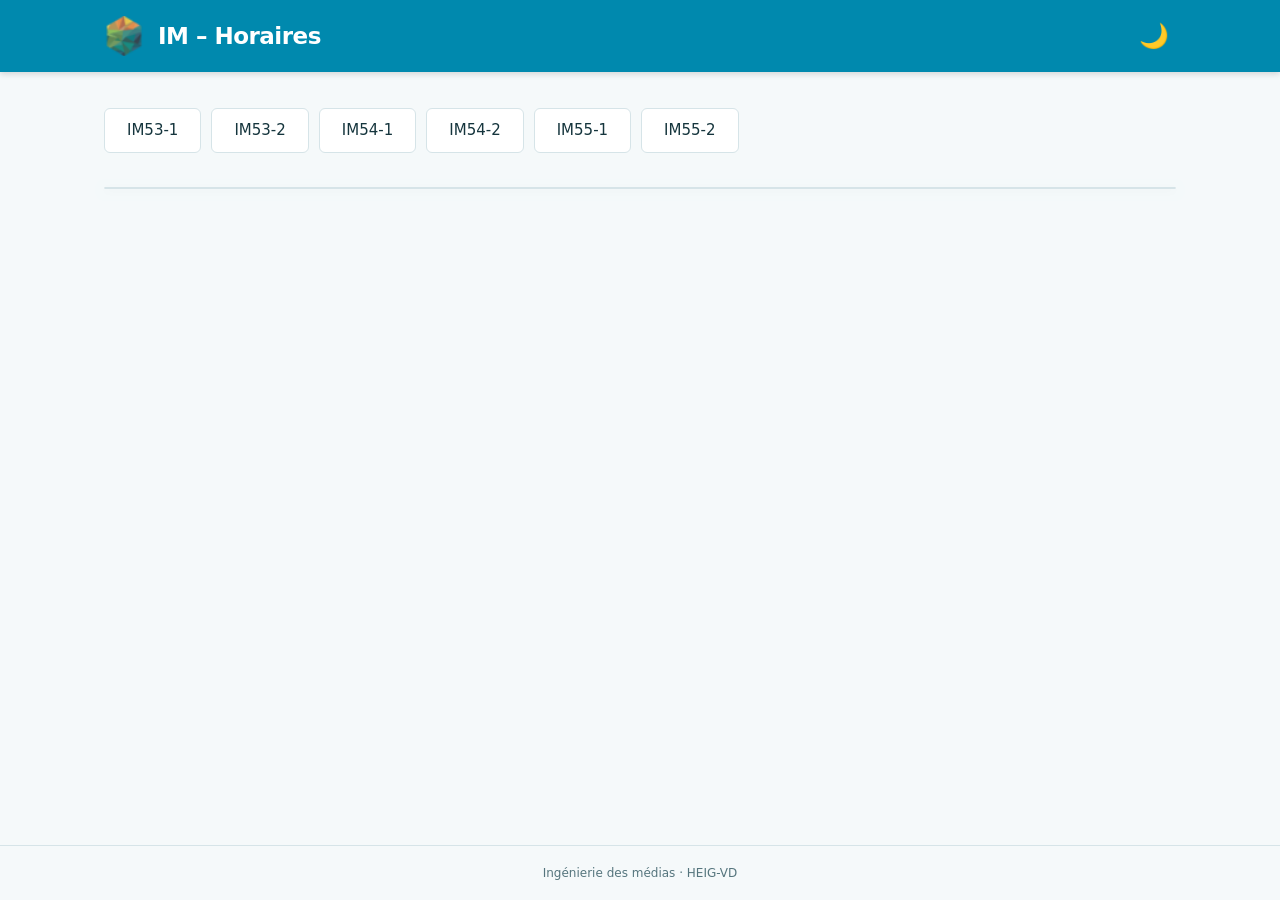
<file: schedule/index.html>
<!doctype html>
<html lang="fr">
  <head>
    <meta charset="UTF-8">
    <meta name="viewport" content="width=device-width, initial-scale=1.0">
    <meta name="color-scheme" content="light dark">
    <title>IM - Horaires</title>
    <link rel="icon" href="./assets/favicon.ico" sizes="any">
    <link rel="stylesheet" href="./schedule.css">
    <script src="./src/main.js" type="module"></script>
  </head>
  <body>
    <header class="site-header">
      <div class="header-content">
        <div class="brand">
          <img src="./assets/logo.png" alt="" width="40" height="40">
          <h1>IM <span aria-hidden="true">–</span> Horaires</h1>
        </div>
        <button id="theme-toggle" class="theme-toggle" type="button" aria-label="Changer de thème">
          <span class="theme-icon icon-moon" aria-hidden="true">🌙</span>
          <span class="theme-icon icon-sun" aria-hidden="true">☀️</span>
        </button>
      </div>
    </header>

    <main id="container">
      <section class="class-picker" aria-label="Choisir une classe">
        <div class="action" role="group" aria-label="Choisir une classe">
          <button type="button" data-class-id="M53-1" class="btn-schedule">IM53-1</button>
          <button type="button" data-class-id="M53-2" class="btn-schedule">IM53-2</button>
          <button type="button" data-class-id="M54-1" class="btn-schedule">IM54-1</button>
          <button type="button" data-class-id="M54-2" class="btn-schedule">IM54-2</button>
          <button type="button" data-class-id="M55-1" class="btn-schedule">IM55-1</button>
          <button type="button" data-class-id="M55-2" class="btn-schedule">IM55-2</button>
        </div>
      </section>

      <section class="schedule-section" aria-label="Horaire">
        <p id="schedule-status" role="status"></p>
        <div class="table-scroll" role="region" aria-label="Horaire des cours" tabindex="0">
          <table>
            <tbody id="schedule"></tbody>
          </table>
        </div>
      </section>

      <template id="course-template">
        <tr class="template-course">
          <td class="date"></td>
          <td class="hours"><span class="start"></span><span class="end"></span></td>
          <td class="course"></td>
          <td class="room"></td>
        </tr>
      </template>
    </main>
    <footer class="site-footer">Ingénierie des médias · HEIG-VD</footer>
  </body>
</html>
</file>
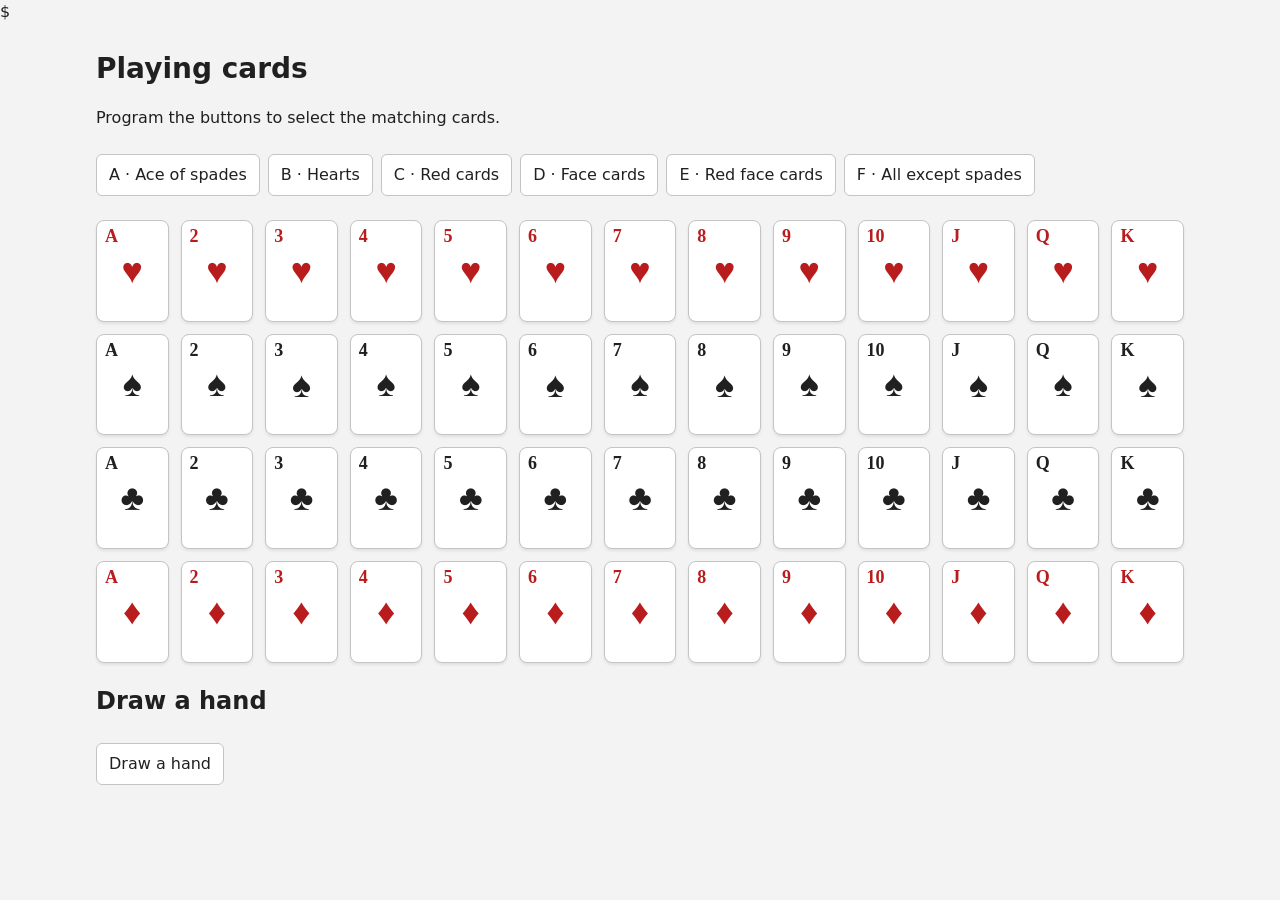
<file: tpDom/index.html>
<!doctype html>
<html lang="en">
<head>
    <meta charset="utf-8">
    <meta name="viewport" content="width=device-width, initial-scale=1">
    <title>Playing cards — DOM</title>$
    <script type="module" src="cards.js"></script>
    <link rel="stylesheet" href="cards.css">
</head>
<body>
    <main>
        <h1>Playing cards</h1>
        <p>Program the buttons to select the matching cards.</p>

        <div class="controls" role="group">
            <button id="select-ace-spade">A · Ace of spades</button>
            <button id="select-hearts">B · Hearts</button>
            <button id="select-red">C · Red cards</button>
            <button id="select-face-cards">D · Face cards</button>
            <button id="select-red-face-cards">E · Red face cards</button>
            <button id="select-not-spades">F · All except spades</button>
        </div>

        <div class="deck">
            <playing-card id="HEART-ACE" class="rank-ace heart">
                <span class="rank">A</span>
                <span class="suit">♥</span>
            </playing-card>
            <playing-card id="HEART-2" class="rank-2 heart">
                <span class="rank">2</span>
                <span class="suit">♥</span>
            </playing-card>
            <playing-card id="HEART-3" class="rank-3 heart">
                <span class="rank">3</span>
                <span class="suit">♥</span>
            </playing-card>
            <playing-card id="HEART-4" class="rank-4 heart">
                <span class="rank">4</span>
                <span class="suit">♥</span>
            </playing-card>
            <playing-card id="HEART-5" class="rank-5 heart">
                <span class="rank">5</span>
                <span class="suit">♥</span>
            </playing-card>
            <playing-card id="HEART-6" class="rank-6 heart">
                <span class="rank">6</span>
                <span class="suit">♥</span>
            </playing-card>
            <playing-card id="HEART-7" class="rank-7 heart">
                <span class="rank">7</span>
                <span class="suit">♥</span>
            </playing-card>
            <playing-card id="HEART-8" class="rank-8 heart">
                <span class="rank">8</span>
                <span class="suit">♥</span>
            </playing-card>
            <playing-card id="HEART-9" class="rank-9 heart">
                <span class="rank">9</span>
                <span class="suit">♥</span>
            </playing-card>
            <playing-card id="HEART-10" class="rank-10 heart">
                <span class="rank">10</span>
                <span class="suit">♥</span>
            </playing-card>
            <playing-card id="HEART-JACK" class="rank-jack heart" data-face-card>
                <span class="rank">J</span>
                <span class="suit">♥</span>
            </playing-card>
            <playing-card id="HEART-QUEEN" class="rank-queen heart" data-face-card>
                <span class="rank">Q</span>
                <span class="suit">♥</span>
            </playing-card>
            <playing-card id="HEART-KING" class="rank-king heart" data-face-card>
                <span class="rank">K</span>
                <span class="suit">♥</span>
            </playing-card>
            <playing-card id="SPADE-ACE" class="rank-ace spade">
                <span class="rank">A</span>
                <span class="suit">♠</span>
            </playing-card>
            <playing-card id="SPADE-2" class="rank-2 spade">
                <span class="rank">2</span>
                <span class="suit">♠</span>
            </playing-card>
            <playing-card id="SPADE-3" class="rank-3 spade">
                <span class="rank">3</span>
                <span class="suit">♠</span>
            </playing-card>
            <playing-card id="SPADE-4" class="rank-4 spade">
                <span class="rank">4</span>
                <span class="suit">♠</span>
            </playing-card>
            <playing-card id="SPADE-5" class="rank-5 spade">
                <span class="rank">5</span>
                <span class="suit">♠</span>
            </playing-card>
            <playing-card id="SPADE-6" class="rank-6 spade">
                <span class="rank">6</span>
                <span class="suit">♠</span>
            </playing-card>
            <playing-card id="SPADE-7" class="rank-7 spade">
                <span class="rank">7</span>
                <span class="suit">♠</span>
            </playing-card>
            <playing-card id="SPADE-8" class="rank-8 spade">
                <span class="rank">8</span>
                <span class="suit">♠</span>
            </playing-card>
            <playing-card id="SPADE-9" class="rank-9 spade">
                <span class="rank">9</span>
                <span class="suit">♠</span>
            </playing-card>
            <playing-card id="SPADE-10" class="rank-10 spade">
                <span class="rank">10</span>
                <span class="suit">♠</span>
            </playing-card>
            <playing-card id="SPADE-JACK" class="rank-jack spade" data-face-card>
                <span class="rank">J</span>
                <span class="suit">♠</span>
            </playing-card>
            <playing-card id="SPADE-QUEEN" class="rank-queen spade" data-face-card>
                <span class="rank">Q</span>
                <span class="suit">♠</span>
            </playing-card>
            <playing-card id="SPADE-KING" class="rank-king spade" data-face-card>
                <span class="rank">K</span>
                <span class="suit">♠</span>
            </playing-card>
            <playing-card id="CLUB-ACE" class="rank-ace club">
                <span class="rank">A</span>
                <span class="suit">♣</span>
            </playing-card>
            <playing-card id="CLUB-2" class="rank-2 club">
                <span class="rank">2</span>
                <span class="suit">♣</span>
            </playing-card>
            <playing-card id="CLUB-3" class="rank-3 club">
                <span class="rank">3</span>
                <span class="suit">♣</span>
            </playing-card>
            <playing-card id="CLUB-4" class="rank-4 club">
                <span class="rank">4</span>
                <span class="suit">♣</span>
            </playing-card>
            <playing-card id="CLUB-5" class="rank-5 club">
                <span class="rank">5</span>
                <span class="suit">♣</span>
            </playing-card>
            <playing-card id="CLUB-6" class="rank-6 club">
                <span class="rank">6</span>
                <span class="suit">♣</span>
            </playing-card>
            <playing-card id="CLUB-7" class="rank-7 club">
                <span class="rank">7</span>
                <span class="suit">♣</span>
            </playing-card>
            <playing-card id="CLUB-8" class="rank-8 club">
                <span class="rank">8</span>
                <span class="suit">♣</span>
            </playing-card>
            <playing-card id="CLUB-9" class="rank-9 club">
                <span class="rank">9</span>
                <span class="suit">♣</span>
            </playing-card>
            <playing-card id="CLUB-10" class="rank-10 club">
                <span class="rank">10</span>
                <span class="suit">♣</span>
            </playing-card>
            <playing-card id="CLUB-JACK" class="rank-jack club" data-face-card>
                <span class="rank">J</span>
                <span class="suit">♣</span>
            </playing-card>
            <playing-card id="CLUB-QUEEN" class="rank-queen club" data-face-card>
                <span class="rank">Q</span>
                <span class="suit">♣</span>
            </playing-card>
            <playing-card id="CLUB-KING" class="rank-king club" data-face-card>
                <span class="rank">K</span>
                <span class="suit">♣</span>
            </playing-card>
            <playing-card id="DIAMOND-ACE" class="rank-ace diamond">
                <span class="rank">A</span>
                <span class="suit">♦</span>
            </playing-card>
            <playing-card id="DIAMOND-2" class="rank-2 diamond">
                <span class="rank">2</span>
                <span class="suit">♦</span>
            </playing-card>
            <playing-card id="DIAMOND-3" class="rank-3 diamond">
                <span class="rank">3</span>
                <span class="suit">♦</span>
            </playing-card>
            <playing-card id="DIAMOND-4" class="rank-4 diamond">
                <span class="rank">4</span>
                <span class="suit">♦</span>
            </playing-card>
            <playing-card id="DIAMOND-5" class="rank-5 diamond">
                <span class="rank">5</span>
                <span class="suit">♦</span>
            </playing-card>
            <playing-card id="DIAMOND-6" class="rank-6 diamond">
                <span class="rank">6</span>
                <span class="suit">♦</span>
            </playing-card>
            <playing-card id="DIAMOND-7" class="rank-7 diamond">
                <span class="rank">7</span>
                <span class="suit">♦</span>
            </playing-card>
            <playing-card id="DIAMOND-8" class="rank-8 diamond">
                <span class="rank">8</span>
                <span class="suit">♦</span>
            </playing-card>
            <playing-card id="DIAMOND-9" class="rank-9 diamond">
                <span class="rank">9</span>
                <span class="suit">♦</span>
            </playing-card>
            <playing-card id="DIAMOND-10" class="rank-10 diamond">
                <span class="rank">10</span>
                <span class="suit">♦</span>
            </playing-card>
            <playing-card id="DIAMOND-JACK" class="rank-jack diamond" data-face-card>
                <span class="rank">J</span>
                <span class="suit">♦</span>
            </playing-card>
            <playing-card id="DIAMOND-QUEEN" class="rank-queen diamond" data-face-card>
                <span class="rank">Q</span>
                <span class="suit">♦</span>
            </playing-card>
            <playing-card id="DIAMOND-KING" class="rank-king diamond" data-face-card>
                <span class="rank">K</span>
                <span class="suit">♦</span>
            </playing-card>
        </div>
        <h2>Draw a hand</h2>
        <div class="controls">
            <button id="draw-hand">Draw a hand</button>
        </div>
        <div id="hand" class="hand"></div>
    </main>
</body>
</html>
</file>
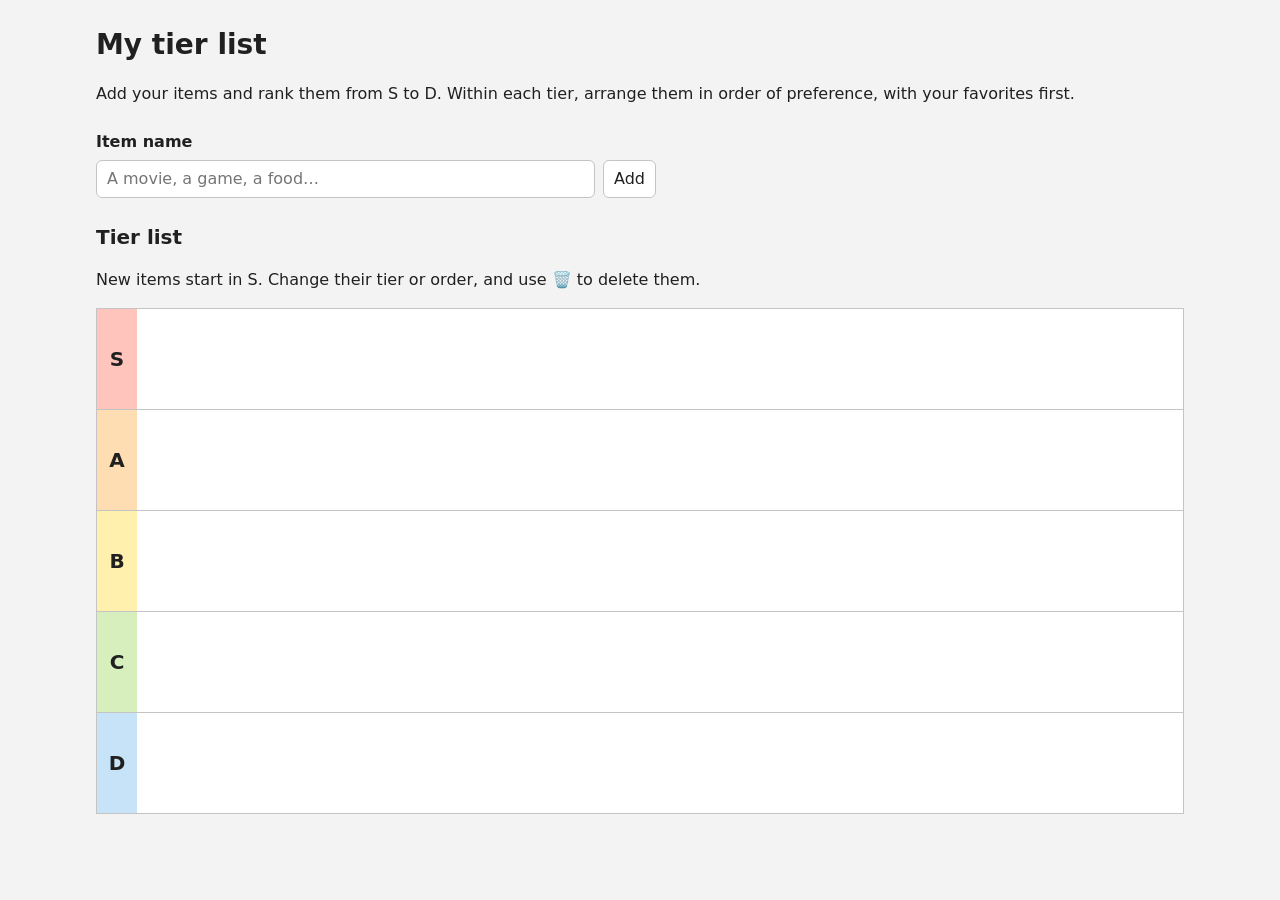
<file: tpEvents/index.html>
<!doctype html>
<html lang="en">
<head>
    <meta charset="utf-8">
    <meta name="viewport" content="width=device-width, initial-scale=1">
    <title>Tier list — DOM</title>
    <script type="module" src="tier.js"></script>
    <link rel="stylesheet" href="tier_list.css">
</head>
<body>
    <main>
        <h1>My tier list</h1>
        <p>Add your items and rank them from S to D. Within each tier, arrange them in order of preference, with your favorites first.</p>

        <form id="add-item-form">
            <label for="item-name">Item name</label>
            <div class="form-controls">
                <input id="item-name" name="name" type="text" placeholder="A movie, a game, a food…" required maxlength="80">
                <button>Add</button>
            </div>
        </form>

            <section class="tiers-panel">
                <h2>Tier list</h2>
                <p>New items start in S. Change their tier or order, and use 🗑️ to delete them.</p>
                <div id="tiers">
                    <section class="tier" data-tier="S">
                        <h3>S</h3>
                        <div id="tier-s" class="items"></div>
                    </section>
                    <section class="tier" data-tier="A">
                        <h3>A</h3>
                        <div id="tier-a" class="items"></div>
                    </section>
                    <section class="tier" data-tier="B">
                        <h3>B</h3>
                        <div id="tier-b" class="items"></div>
                    </section>
                    <section class="tier" data-tier="C">
                        <h3>C</h3>
                        <div id="tier-c" class="items"></div>
                    </section>
                    <section class="tier" data-tier="D">
                        <h3>D</h3>
                        <div id="tier-d" class="items"></div>
                    </section>
                </div>
            </section>
    </main>

    <template id="item-template">
        <article class="item">
            <button data-action="delete" title="Delete this item"><span>🗑️</span></button>
            <p class="item-name"></p>
            <div class="item-controls">
                <button data-action="up" title="Move to a higher tier">Tier <span>▲</span></button>
                <button data-action="down" title="Move to a lower tier">Tier <span>▼</span></button>
                <button data-action="previous" title="Move earlier within this tier">Order <span>+</span></button>
                <button data-action="next" title="Move later within this tier">Order <span>−</span></button>
            </div>
        </article>
    </template>
</body>
</html>
</file>
<file: schedule/schedule.css>
:root {
  color-scheme: light;
  --theme: oklch(56% 0.16 215);
  --primary: var(--theme);
  --background: oklch(from var(--theme) 0.98 calc(c * 0.03) h);
  --surface: oklch(from var(--theme) 1 0 h);
  --text: oklch(from var(--theme) 0.31 calc(c * 0.25) h);
  --muted: oklch(from var(--theme) 0.54 calc(c * 0.24) h);
  --border: oklch(from var(--theme) 0.91 calc(c * 0.1) h);
  --stripe: oklch(from var(--theme) 0.985 calc(c * 0.03) h);
  --hover: oklch(from var(--theme) 0.96 calc(c * 0.1) h);
  --accent: oklch(from var(--theme) 0.51 c h);
  --selected: oklch(from var(--theme) 0.95 calc(c * 0.15) h);
  --on-primary: oklch(from var(--theme) 1 0 h);
  --shadow: 0 0.125rem 0.5rem oklch(from var(--theme) 0.3 calc(c * 0.4) h / 5%);
}

body[data-theme="dark"] {
  color-scheme: dark;
  --background: oklch(from var(--theme) 0.18 calc(c * 0.03) h);
  --surface: oklch(from var(--theme) 0.23 calc(c * 0.04) h);
  --text: oklch(from var(--theme) 0.95 calc(c * 0.06) h);
  --muted: oklch(from var(--theme) 0.76 calc(c * 0.16) h);
  --border: oklch(from var(--theme) 0.35 calc(c * 0.1) h);
  --stripe: oklch(from var(--theme) 0.26 calc(c * 0.06) h);
  --hover: oklch(from var(--theme) 0.32 calc(c * 0.2) h);
  --accent: oklch(from var(--theme) 0.8 calc(c * 0.65) h);
  --selected: oklch(from var(--theme) 0.35 calc(c * 0.35) h);
  --shadow: none;
}

* { box-sizing: border-box; }

body {
  margin: 0;
  min-width: 20rem;
  min-height: 100vh;
  display: flex;
  flex-direction: column;
  background: var(--background);
  color: var(--text);
  font-family: system-ui, -apple-system, "Segoe UI", sans-serif;
  font-size: 0.9375rem;
  line-height: 1.5;
}

button { font: inherit; cursor: pointer; }
button:disabled { opacity: .5; cursor: not-allowed; }

:focus-visible {
  outline: 0.1875rem solid var(--accent);
  outline-offset: 0.25rem;
}

.site-header {
  background: var(--primary);
  color: var(--on-primary);
  box-shadow: 0 0.125rem 0.375rem oklch(from var(--theme) 0 0 h / 15%);
}

.header-content {
  max-width: 70rem;
  margin: auto;
  padding: 0.875rem 1.5rem;
  display: flex;
  align-items: center;
  justify-content: space-between;
  gap: 1rem;
}

.brand { display: flex; align-items: center; gap: 0.875rem; }
.brand img { width: 2.5rem; height: 2.5rem; object-fit: contain; }
h1 { margin: 0; font-size: 1.4375rem; font-weight: 600; letter-spacing: -0.03125rem; }

.theme-toggle {
  display: grid;
  place-items: center;
  width: 2.75rem;
  height: 2.75rem;
  flex-shrink: 0;
  border: 0;
  border-radius: 50%;
  background: oklch(0% 0 0 / 0%);
  color: inherit;
}

.theme-toggle:hover { background: oklch(from var(--theme) 1 0 h / 15%); }
.theme-toggle:focus-visible { outline-color: var(--on-primary); }

.theme-icon {
  font-size: 1.5rem;
  line-height: 1;
}

.icon-sun { display: none; }
body[data-theme="dark"] .icon-sun { display: block; }
body[data-theme="dark"] .icon-moon { display: none; }

main {
  width: min(100%, 70rem);
  margin: 0 auto;
  padding: 2.25rem 1.5rem 3rem;
  flex: 1;
}

.class-picker { margin-bottom: 2.125rem; }
.action { display: flex; flex-wrap: wrap; gap: 0.625rem; }

.btn-schedule {
  min-height: 2.75rem;
  padding: 0.625rem 1.375rem;
  border: 1px solid var(--border);
  border-radius: 0.375rem;
  background: var(--surface);
  color: var(--text);
  font-weight: 500;
}

.btn-schedule:hover { border-color: var(--accent); background: var(--hover); }
.btn-schedule.selected { background: var(--selected); border-color: var(--accent); color: var(--accent); }

#schedule-status { margin: 0 0 1rem; color: var(--muted); font-size: 0.875rem; }
#schedule-status:empty { display: none; }

.table-scroll {
  overflow-x: auto;
  scrollbar-color: var(--border) var(--surface);
  scrollbar-width: thin;
  border: 1px solid var(--border);
  border-radius: 0.5rem;
  background: var(--surface);
  box-shadow: var(--shadow);
}

table { width: 100%; border-collapse: collapse; text-align: left; }
td { padding: 0.75rem 1.25rem; vertical-align: middle; }
tbody tr + tr td { border-top: 1px solid var(--border); }
tbody tr:nth-child(even) { background: var(--stripe); }
tbody tr:hover { background: var(--hover); }
.date, .hours, .room { white-space: nowrap; font-variant-numeric: tabular-nums; }
.date, .hours, .room { width: 1%; }
.hours { color: var(--muted); font-size: 0.8125rem; line-height: 1.3; }
.hours span { display: block; }
.course { font-weight: 500; }
.room { color: var(--accent); }

.site-footer {
  padding: 1.125rem 1.5rem;
  border-top: 1px solid var(--border);
  color: var(--muted);
  text-align: center;
  font-size: 0.75rem;
}

@media (max-width: 37.5rem) {
  .header-content { padding: 0.75rem 1rem; }
  h1 { font-size: 1.25rem; }
  main { padding: 1.75rem 1rem 2.25rem; }
  .action { display: grid; grid-template-columns: repeat(3, 1fr); gap: 0.5rem; }
  .btn-schedule { padding: 0.625rem 0.5rem; }
  td { padding: 0.625rem; }
}
</file>
<file: tpDom/cards.css>
:root {
    color-scheme: light;
    --background: #f3f3f3;
    --paper: #fff;
    --ink: #202020;
    --red: #b91c1c;
    --border: #c4c4c4;
    --selection-background: #fef3c7;
    --selection-border: #a16207;
}

* {
    box-sizing: border-box;
}

.hidden {
  display: none;
}

body {
    margin: 0;
    background: var(--background);
    color: var(--ink);
    font-family: system-ui, sans-serif;
    line-height: 1.5;
}

main {
    max-width: 1120px;
    margin: 0 auto;
    padding: 24px 16px 40px;
}

h1 {
    margin: 0;
    font-size: 1.75rem;
}

.controls {
    display: flex;
    flex-wrap: wrap;
    gap: 8px;
    margin: 24px 0;
}

button {
    padding: 8px 12px;
    border: 1px solid var(--border);
    border-radius: 6px;
    background: var(--paper);
    color: var(--ink);
    font: inherit;
    cursor: pointer;
}

button:hover {
    border-color: var(--ink);
}

button:focus-visible {
    outline: 3px solid var(--ink);
    outline-offset: 3px;
}

.deck,
.hand {
    display: grid;
    grid-template-columns: repeat(auto-fit, minmax(72px, 1fr));
    gap: 12px;
}

.hand {
    max-width: 440px;
}

playing-card {
    position: relative;
    display: flex;
    align-items: center;
    justify-content: center;
    aspect-ratio: 5 / 7;
    border: 1px solid var(--border);
    border-radius: 8px;
    background: var(--paper);
    box-shadow: 0 2px 3px #00000014;
    font-family: Georgia, serif;
}

playing-card.heart,
playing-card.diamond {
    color: var(--red);
}

.rank {
    position: absolute;
    top: 6px;
    left: 8px;
    font-size: 1.125rem;
    font-weight: 700;
    line-height: 1;
}

.suit {
    font-size: 2.25rem;
    line-height: 1;
}

playing-card.selected {
    background: var(--selection-background);
    border-color: var(--selection-border);
    outline: 3px solid var(--selection-border);
    outline-offset: 2px;
    box-shadow: 0 4px 8px #00000026;
}
</file>
<file: tpEvents/tier_list.css>
:root {
    color-scheme: light;
    --background: #f3f3f3;
    --paper: #fff;
    --ink: #202020;
    --border: #c4c4c4;
    --selection-background: #fef3c7;
    --selection-border: #a16207;
}

* {
    box-sizing: border-box;
}

body {
    margin: 0;
    background: var(--background);
    color: var(--ink);
    font-family: system-ui, sans-serif;
    line-height: 1.5;
}

main {
    max-width: 1120px;
    margin: 0 auto;
    padding: 24px 16px 40px;
}

h1, h2, h3, .item-name {
    margin: 0;
}

h1 {
    font-size: 1.75rem;
}

h2 {
    margin-bottom: 12px;
    font-size: 1.25rem;
}

form {
    max-width: 560px;
    margin: 24px 0;
}

label {
    display: block;
    margin-bottom: 6px;
    font-weight: 600;
}

.form-controls {
    display: grid;
    grid-template-columns: minmax(0, 1fr) auto;
    gap: 8px;
}

input, button {
    min-height: 36px;
    padding: 6px 10px;
    border: 1px solid var(--border);
    border-radius: 6px;
    background: var(--paper);
    color: var(--ink);
    font: inherit;
}

input {
    width: 100%;
}

button {
    cursor: pointer;
}

button:hover {
    border-color: var(--ink);
}

input:focus-visible, button:focus-visible {
    outline: 3px solid var(--ink);
    outline-offset: 2px;
}

.items {
    display: flex;
    flex-wrap: wrap;
    align-content: start;
    align-items: start;
    gap: 10px;
    min-height: 100px;
    padding: 12px;
}

.tier {
    display: grid;
    grid-template-columns: 40px minmax(0, 1fr);
    border: 1px solid var(--border);
    background: var(--paper);
}

.tier + .tier {
    border-top: 0;
}

.tier h3 {
    display: grid;
    place-items: center;
    background: var(--tier-color);
    font-size: 1.25rem;
}

[data-tier="S"] { --tier-color: #ffc4bc; }
[data-tier="A"] { --tier-color: #ffddb2; }
[data-tier="B"] { --tier-color: #fff0ad; }
[data-tier="C"] { --tier-color: #d6efbc; }
[data-tier="D"] { --tier-color: #c6e3f7; }

.item {
    position: relative;
    width: 180px;
    max-width: 100%;
    padding: 10px;
    border: 1px solid var(--border);
    border-radius: 6px;
    background: var(--paper);
    box-shadow: 0 2px 3px #00000014;
}

.item-name {
    min-height: 36px;
    padding-right: 36px;
    margin-bottom: 10px;
    font-weight: 600;
    overflow-wrap: anywhere;
}

.item-controls {
    display: grid;
    grid-template-columns: repeat(2, minmax(0, 1fr));
    gap: 4px;
}

.item-controls button {
    padding: 4px 8px;
    font-size: 0.875rem;
}

.item > [data-action="delete"] {
    position: absolute;
    top: 6px;
    right: 6px;
    width: 32px;
    padding: 4px;
    border-color: transparent;
}

.item.selected {
    background: var(--selection-background);
    outline: 2px solid var(--selection-border);
}
</file>
